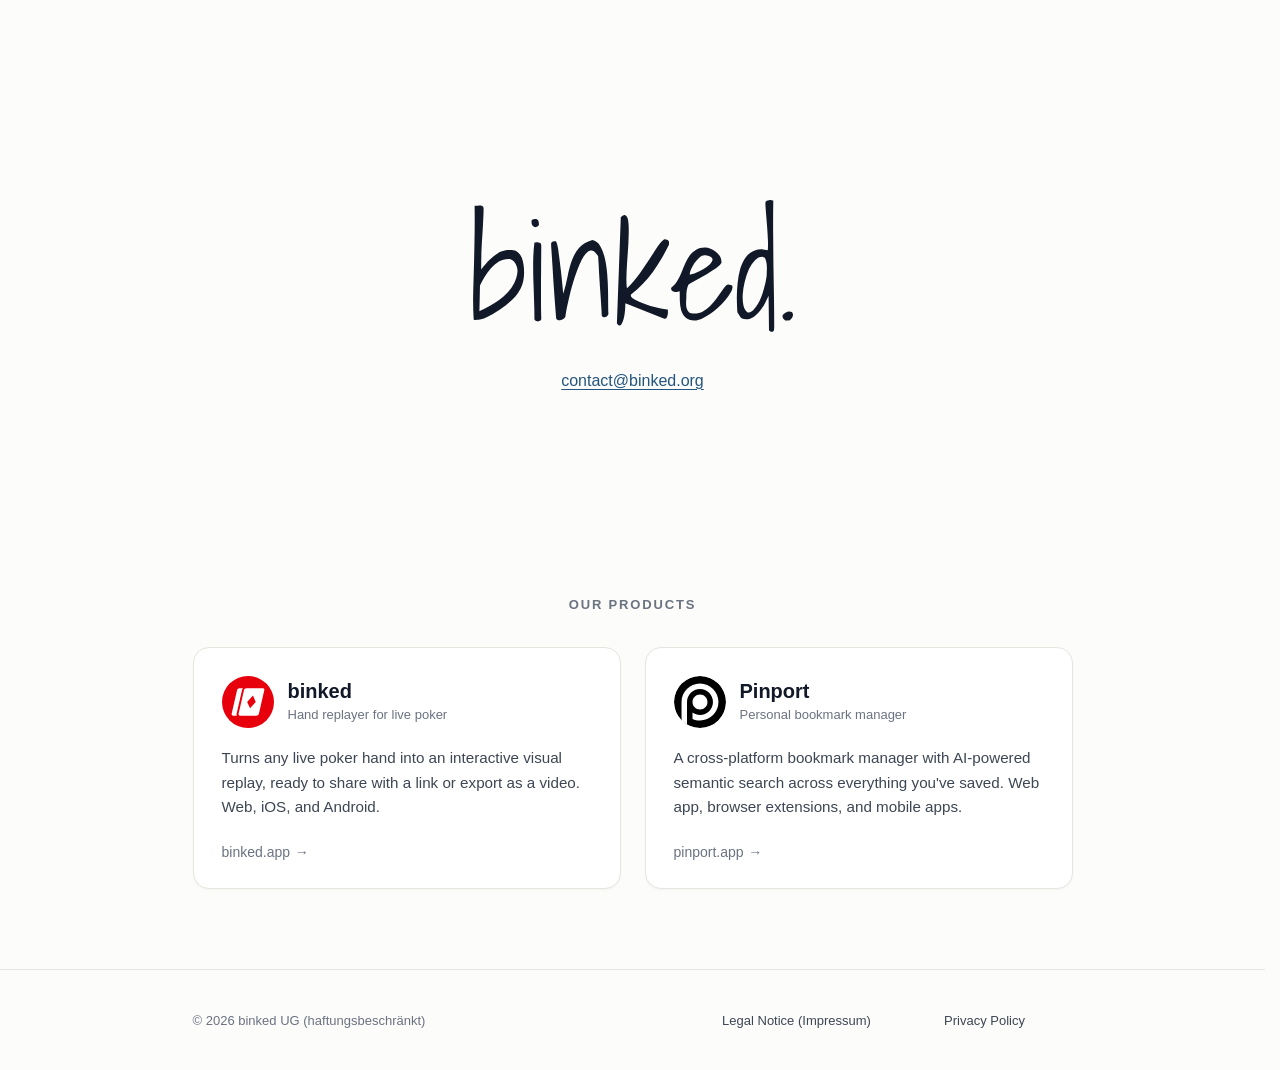
<file: index.html>
<!doctype html>
<html lang="en">
<head>
  <meta charset="utf-8">
  <meta name="viewport" content="width=device-width, initial-scale=1">
  <title>binked</title>
  <meta name="description" content="binked UG (haftungsbeschränkt) is a company based in Idstein, Germany. Makers of binked and Pinport.">
  <link rel="canonical" href="https://binked.org/">
  <link rel="icon" type="image/png" href="favicon.png" sizes="32x32">
  <link rel="icon" type="image/svg+xml" href="favicon.svg">
  <link rel="stylesheet" href="styles.css?v=6">
  <meta name="theme-color" content="#fcfcfa">
  <meta property="og:title" content="binked">
  <meta property="og:description" content="Makers of binked and Pinport.">
  <meta property="og:url" content="https://binked.org/">
  <meta property="og:type" content="website">
</head>
<body>
  <main class="hero">
    <h1><img class="logo" src="logo.svg" alt="binked" width="1193" height="492"></h1>
    <p class="contact"><a href="mailto:contact@binked.org">contact@binked.org</a></p>
  </main>
  <section class="products" aria-labelledby="products-title">
    <h2 class="products-title" id="products-title">Our products</h2>
    <div class="product-grid">
      <a class="product-card" href="https://binked.app" target="_blank" rel="noopener">
        <div class="product-head">
          <img class="product-icon" src="media/binked-app-icon.svg" alt="" width="52" height="52">
          <div>
            <h3 class="product-name">binked</h3>
            <span class="product-kicker">Hand replayer for live poker</span>
          </div>
        </div>
        <p class="product-desc">Turns any live poker hand into an interactive visual replay, ready to share with a link or export as a video. Web, iOS, and Android.</p>
        <span class="product-domain">binked.app<span class="arrow" aria-hidden="true">&rarr;</span></span>
      </a>
      <a class="product-card" href="https://pinport.app" target="_blank" rel="noopener">
        <div class="product-head">
          <img class="product-icon" src="media/pinport-icon.svg" alt="" width="52" height="52">
          <div>
            <h3 class="product-name">Pinport</h3>
            <span class="product-kicker">Personal bookmark manager</span>
          </div>
        </div>
        <p class="product-desc">A cross-platform bookmark manager with AI-powered semantic search across everything you've saved. Web app, browser extensions, and mobile apps.</p>
        <span class="product-domain">pinport.app<span class="arrow" aria-hidden="true">&rarr;</span></span>
      </a>
    </div>
  </section>
  <footer>
    <div class="footer-inner">
      <span class="footer-copyright">© 2026 binked UG (haftungsbeschränkt)</span>
      <nav class="footer-links" aria-label="Legal information">
        <a href="legal-notice.html">Legal Notice (Impressum)</a>
        <a href="privacy.html">Privacy Policy</a>
      </nav>
    </div>
  </footer>
</body>
</html>
</file>
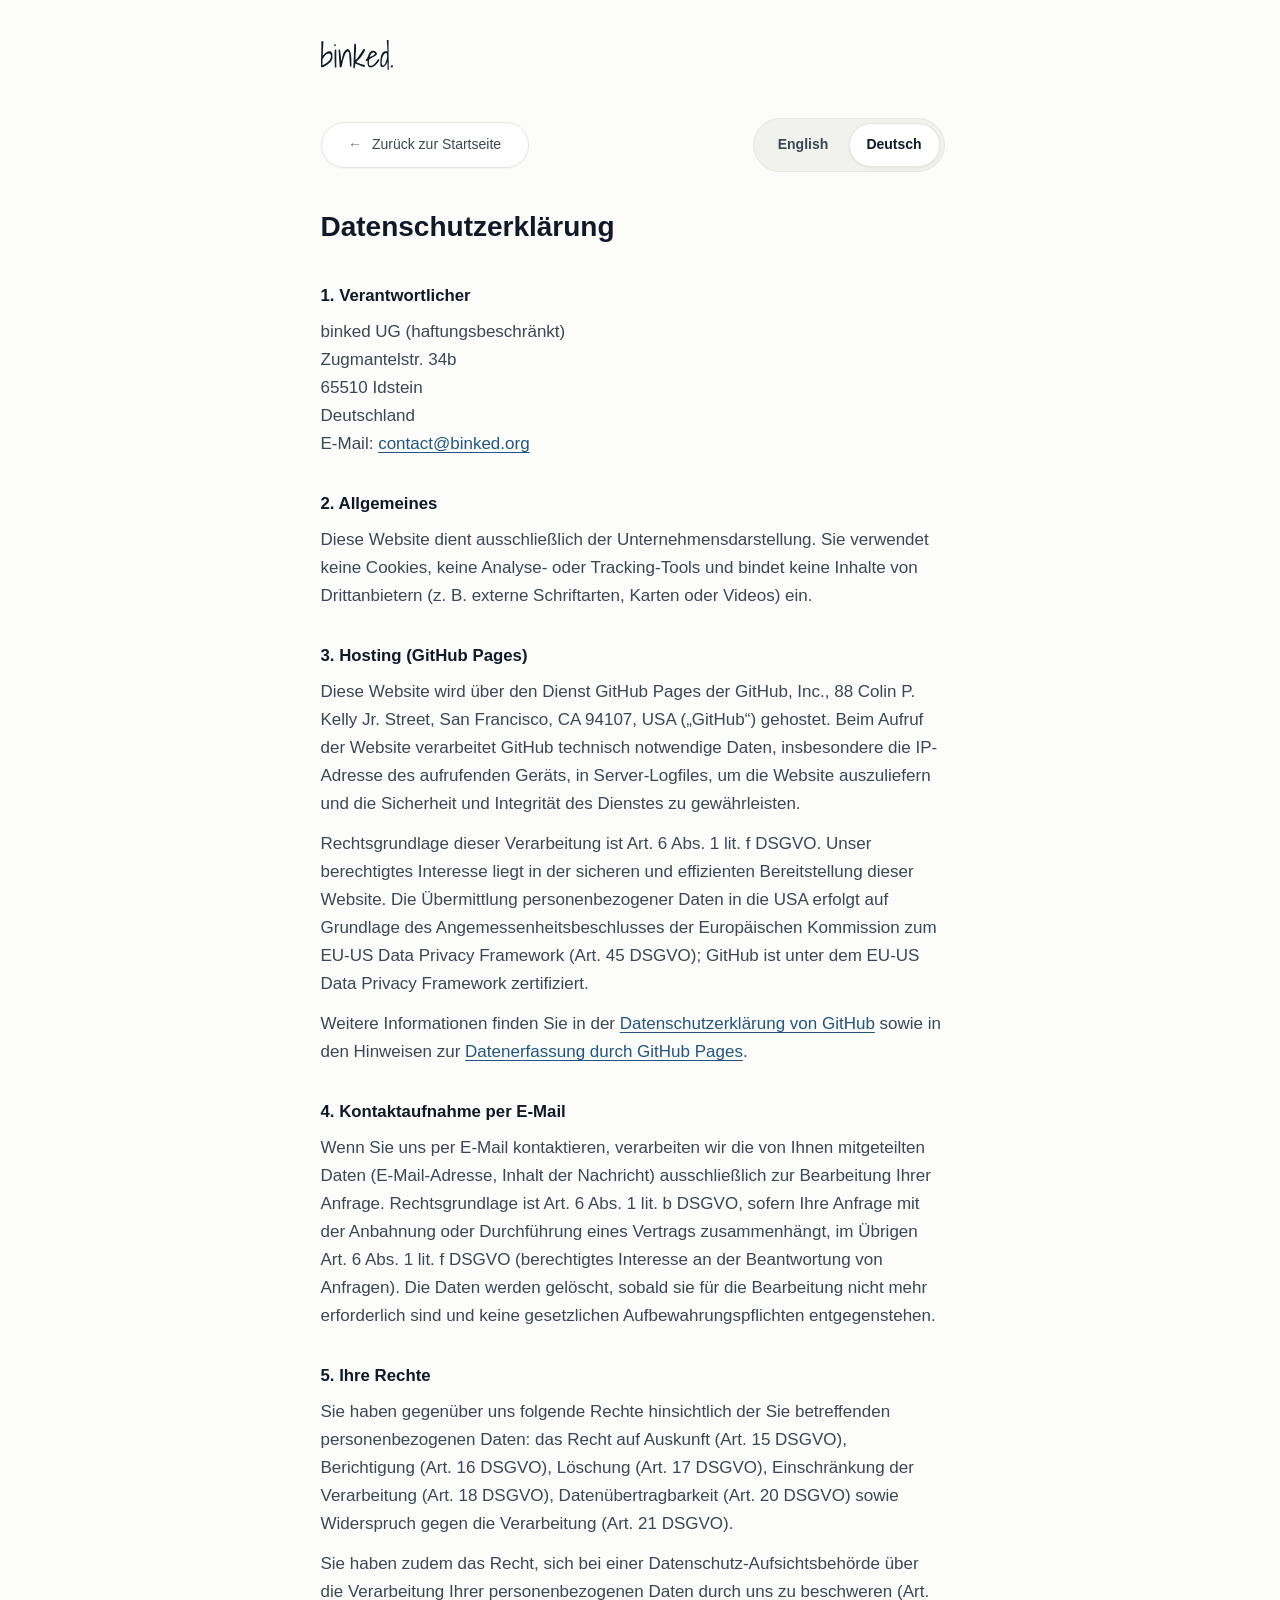
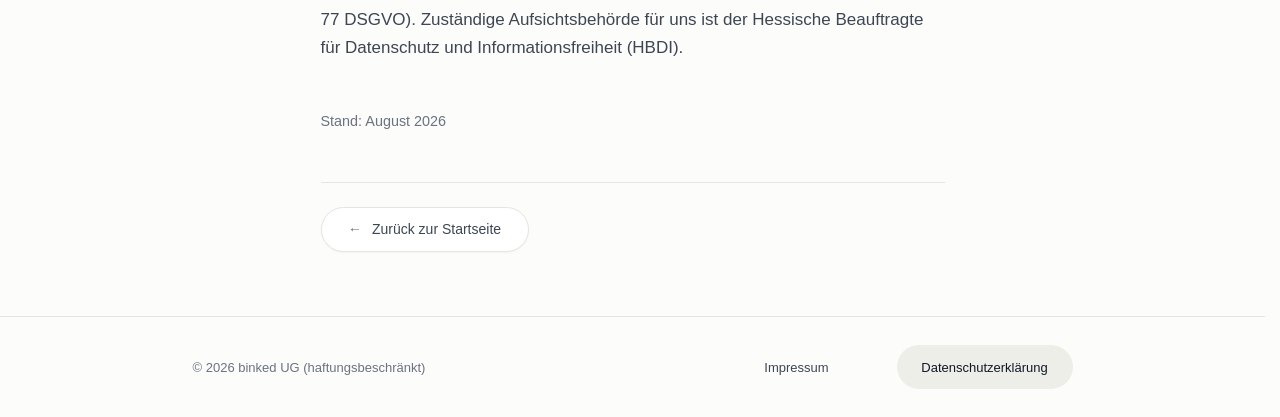
<file: datenschutz.html>
<!doctype html>
<html lang="de">
<head>
  <meta charset="utf-8">
  <meta name="viewport" content="width=device-width, initial-scale=1">
  <title>Datenschutzerklärung — binked</title>
  <meta name="robots" content="noindex">
  <link rel="icon" type="image/png" href="favicon.png" sizes="32x32">
  <link rel="icon" type="image/svg+xml" href="favicon.svg">
  <link rel="stylesheet" href="styles.css?v=6">
  <link rel="alternate" hreflang="de" href="datenschutz.html">
  <link rel="alternate" hreflang="en" href="privacy.html">
  <link rel="stylesheet" href="legal-transitions.css?v=1">
  <meta name="theme-color" content="#fcfcfa">
</head>
<body>
  <main class="page">
    <header>
      <a href="./" aria-label="Zur Startseite"><img src="logo.svg" alt="binked" width="1193" height="492"></a>
    </header>

    <div class="legal-toolbar">
      <a class="back-link" href="./"><span aria-hidden="true">←</span> Zurück zur Startseite</a>
      <nav class="language-switch" aria-label="Sprache">
        <span class="language-switch-indicator" aria-hidden="true"></span>
        <a href="privacy.html" lang="en" hreflang="en">English</a>
        <a href="datenschutz.html" lang="de" hreflang="de" aria-current="page">Deutsch</a>
      </nav>
    </div>

    <h1>Datenschutzerklärung</h1>

    <h2>1. Verantwortlicher</h2>
    <address>
      binked UG (haftungsbeschränkt)<br>
      Zugmantelstr. 34b<br>
      65510 Idstein<br>
      Deutschland<br>
      E-Mail: <a href="mailto:contact@binked.org">contact@binked.org</a>
    </address>

    <h2>2. Allgemeines</h2>
    <p>
      Diese Website dient ausschließlich der Unternehmensdarstellung. Sie verwendet
      keine Cookies, keine Analyse- oder Tracking-Tools und bindet keine Inhalte von
      Drittanbietern (z.&nbsp;B. externe Schriftarten, Karten oder Videos) ein.
    </p>

    <h2>3. Hosting (GitHub Pages)</h2>
    <p>
      Diese Website wird über den Dienst GitHub Pages der GitHub, Inc.,
      88 Colin P. Kelly Jr. Street, San Francisco, CA 94107, USA („GitHub&#8220;) gehostet.
      Beim Aufruf der Website verarbeitet GitHub technisch notwendige Daten,
      insbesondere die IP-Adresse des aufrufenden Geräts, in Server-Logfiles, um die
      Website auszuliefern und die Sicherheit und Integrität des Dienstes zu
      gewährleisten.
    </p>
    <p>
      Rechtsgrundlage dieser Verarbeitung ist Art. 6 Abs. 1 lit. f DSGVO. Unser
      berechtigtes Interesse liegt in der sicheren und effizienten Bereitstellung
      dieser Website. Die Übermittlung personenbezogener Daten in die USA erfolgt auf
      Grundlage des Angemessenheitsbeschlusses der Europäischen Kommission zum EU-US
      Data Privacy Framework (Art. 45 DSGVO); GitHub ist unter dem EU-US Data Privacy
      Framework zertifiziert.
    </p>
    <p>
      Weitere Informationen finden Sie in der
      <a href="https://docs.github.com/de/site-policy/privacy-policies/github-general-privacy-statement" rel="noopener">Datenschutzerklärung von GitHub</a>
      sowie in den Hinweisen zur
      <a href="https://docs.github.com/de/pages/getting-started-with-github-pages/what-is-github-pages#data-collection" rel="noopener">Datenerfassung durch GitHub Pages</a>.
    </p>

    <h2>4. Kontaktaufnahme per E-Mail</h2>
    <p>
      Wenn Sie uns per E-Mail kontaktieren, verarbeiten wir die von Ihnen mitgeteilten
      Daten (E-Mail-Adresse, Inhalt der Nachricht) ausschließlich zur Bearbeitung
      Ihrer Anfrage. Rechtsgrundlage ist Art. 6 Abs. 1 lit. b DSGVO, sofern Ihre
      Anfrage mit der Anbahnung oder Durchführung eines Vertrags zusammenhängt, im
      Übrigen Art. 6 Abs. 1 lit. f DSGVO (berechtigtes Interesse an der Beantwortung
      von Anfragen). Die Daten werden gelöscht, sobald sie für die Bearbeitung nicht
      mehr erforderlich sind und keine gesetzlichen Aufbewahrungspflichten
      entgegenstehen.
    </p>

    <h2>5. Ihre Rechte</h2>
    <p>
      Sie haben gegenüber uns folgende Rechte hinsichtlich der Sie betreffenden
      personenbezogenen Daten: das Recht auf Auskunft (Art. 15 DSGVO), Berichtigung
      (Art. 16 DSGVO), Löschung (Art. 17 DSGVO), Einschränkung der Verarbeitung
      (Art. 18 DSGVO), Datenübertragbarkeit (Art. 20 DSGVO) sowie Widerspruch gegen
      die Verarbeitung (Art. 21 DSGVO).
    </p>
    <p>
      Sie haben zudem das Recht, sich bei einer Datenschutz-Aufsichtsbehörde über die
      Verarbeitung Ihrer personenbezogenen Daten durch uns zu beschweren
      (Art. 77 DSGVO). Zuständige Aufsichtsbehörde für uns ist der Hessische
      Beauftragte für Datenschutz und Informationsfreiheit (HBDI).
    </p>

    <p class="updated">Stand: August 2026</p>
    <div class="legal-bottom-nav">
      <a class="back-link" href="./"><span aria-hidden="true">←</span> Zurück zur Startseite</a>
    </div>
  </main>
  <footer>
    <div class="footer-inner">
      <span class="footer-copyright">© 2026 binked UG (haftungsbeschränkt)</span>
      <nav class="footer-links" aria-label="Rechtliche Informationen">
        <a href="impressum.html">Impressum</a>
        <a href="datenschutz.html" aria-current="page">Datenschutzerklärung</a>
      </nav>
    </div>
  </footer>
</body>
</html>
</file>
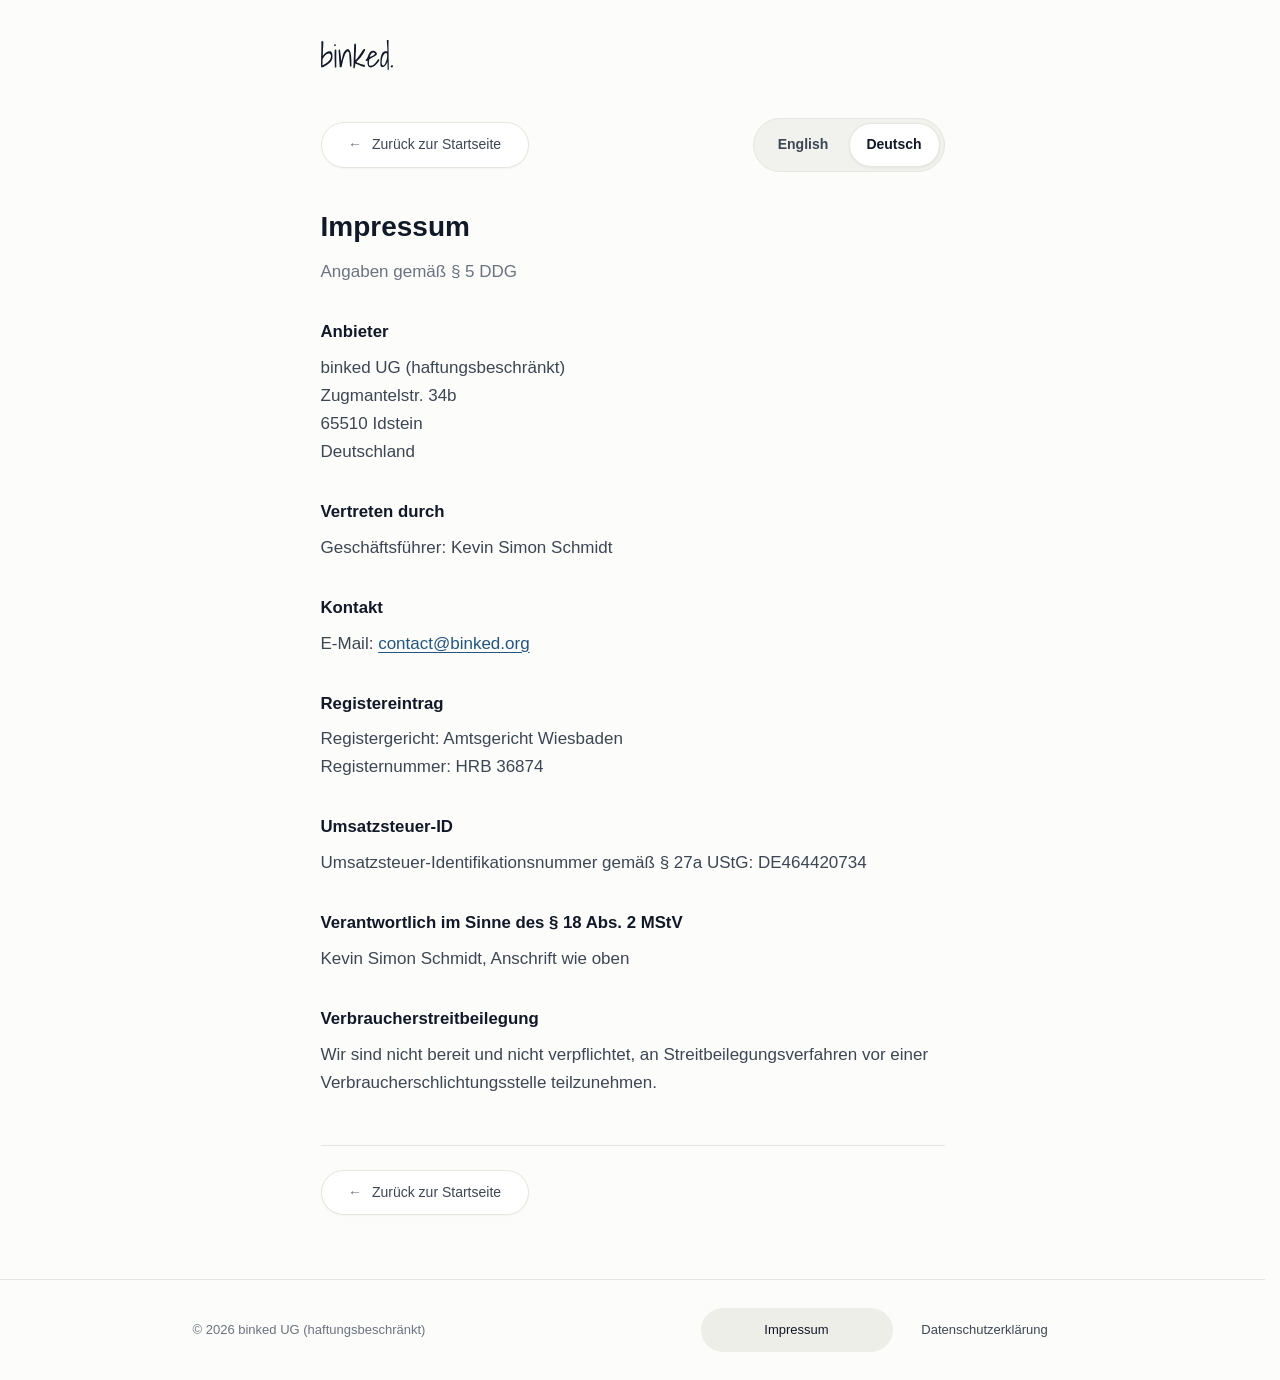
<file: impressum.html>
<!doctype html>
<html lang="de">
<head>
  <meta charset="utf-8">
  <meta name="viewport" content="width=device-width, initial-scale=1">
  <title>Impressum — binked</title>
  <meta name="robots" content="noindex">
  <link rel="icon" type="image/png" href="favicon.png" sizes="32x32">
  <link rel="icon" type="image/svg+xml" href="favicon.svg">
  <link rel="stylesheet" href="styles.css?v=6">
  <link rel="alternate" hreflang="de" href="impressum.html">
  <link rel="alternate" hreflang="en" href="legal-notice.html">
  <link rel="stylesheet" href="legal-transitions.css?v=1">
  <meta name="theme-color" content="#fcfcfa">
</head>
<body>
  <main class="page">
    <header>
      <a href="./" aria-label="Zur Startseite"><img src="logo.svg" alt="binked" width="1193" height="492"></a>
    </header>

    <div class="legal-toolbar">
      <a class="back-link" href="./"><span aria-hidden="true">←</span> Zurück zur Startseite</a>
      <nav class="language-switch" aria-label="Sprache">
        <span class="language-switch-indicator" aria-hidden="true"></span>
        <a href="legal-notice.html" lang="en" hreflang="en">English</a>
        <a href="impressum.html" lang="de" hreflang="de" aria-current="page">Deutsch</a>
      </nav>
    </div>

    <h1>Impressum</h1>
    <p class="lead">Angaben gemäß § 5 DDG</p>

    <h2>Anbieter</h2>
    <address>
      binked UG (haftungsbeschränkt)<br>
      Zugmantelstr. 34b<br>
      65510 Idstein<br>
      Deutschland
    </address>

    <h2>Vertreten durch</h2>
    <p>Geschäftsführer: Kevin Simon Schmidt</p>

    <h2>Kontakt</h2>
    <p>E-Mail: <a href="mailto:contact@binked.org">contact@binked.org</a></p>

    <h2>Registereintrag</h2>
    <p>
      Registergericht: Amtsgericht Wiesbaden<br>
      Registernummer: HRB 36874
    </p>

    <h2>Umsatzsteuer-ID</h2>
    <p>Umsatzsteuer-Identifikationsnummer gemäß § 27a UStG: DE464420734</p>

    <h2>Verantwortlich im Sinne des § 18 Abs. 2 MStV</h2>
    <p>Kevin Simon Schmidt, Anschrift wie oben</p>

    <h2>Verbraucherstreitbeilegung</h2>
    <p>
      Wir sind nicht bereit und nicht verpflichtet, an Streitbeilegungsverfahren
      vor einer Verbraucherschlichtungsstelle teilzunehmen.
    </p>
    <div class="legal-bottom-nav">
      <a class="back-link" href="./"><span aria-hidden="true">←</span> Zurück zur Startseite</a>
    </div>
  </main>
  <footer>
    <div class="footer-inner">
      <span class="footer-copyright">© 2026 binked UG (haftungsbeschränkt)</span>
      <nav class="footer-links" aria-label="Rechtliche Informationen">
        <a href="impressum.html" aria-current="page">Impressum</a>
        <a href="datenschutz.html">Datenschutzerklärung</a>
      </nav>
    </div>
  </footer>
</body>
</html>
</file>
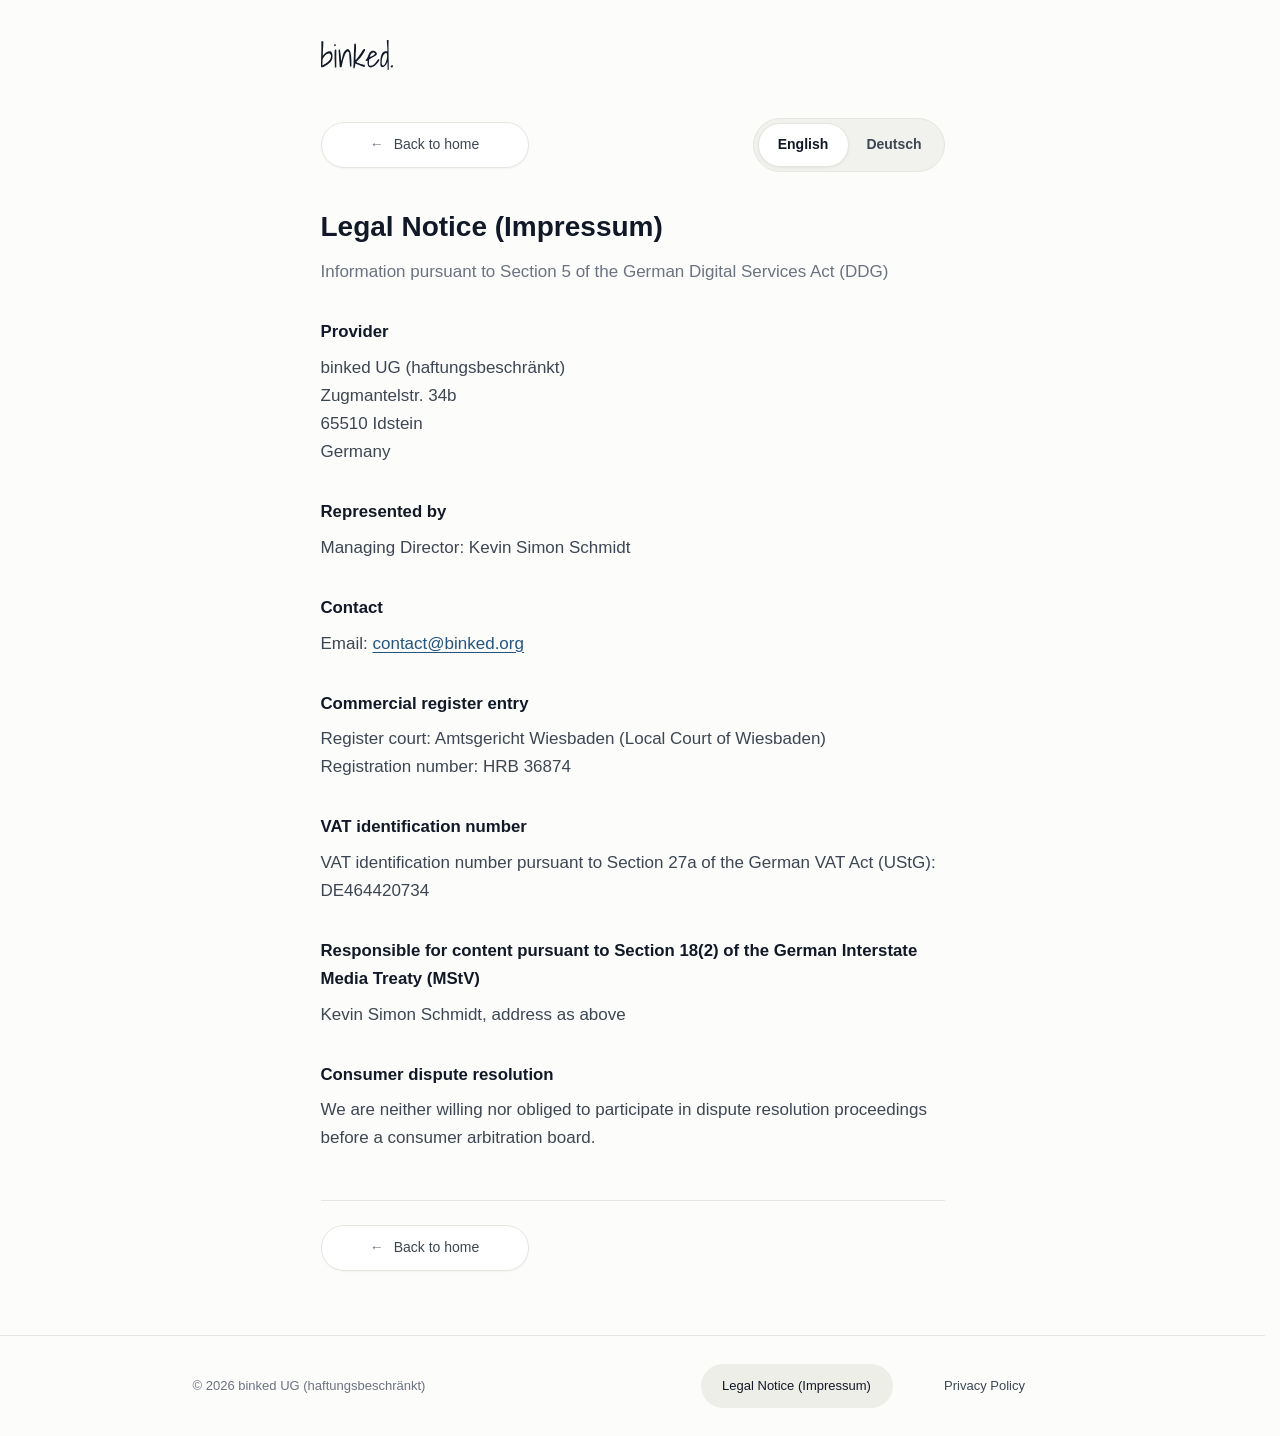
<file: legal-notice.html>
<!doctype html>
<html lang="en">
<head>
  <meta charset="utf-8">
  <meta name="viewport" content="width=device-width, initial-scale=1">
  <title>Legal Notice (Impressum) — binked</title>
  <meta name="robots" content="noindex">
  <link rel="icon" type="image/png" href="favicon.png" sizes="32x32">
  <link rel="icon" type="image/svg+xml" href="favicon.svg">
  <link rel="stylesheet" href="styles.css?v=6">
  <link rel="alternate" hreflang="de" href="impressum.html">
  <link rel="alternate" hreflang="en" href="legal-notice.html">
  <link rel="stylesheet" href="legal-transitions.css?v=1">
  <meta name="theme-color" content="#fcfcfa">
</head>
<body>
  <main class="page">
    <header>
      <a href="./" aria-label="Home"><img src="logo.svg" alt="binked" width="1193" height="492"></a>
    </header>

    <div class="legal-toolbar">
      <a class="back-link" href="./"><span aria-hidden="true">←</span> Back to home</a>
      <nav class="language-switch" aria-label="Language">
        <span class="language-switch-indicator" aria-hidden="true"></span>
        <a href="legal-notice.html" lang="en" hreflang="en" aria-current="page">English</a>
        <a href="impressum.html" lang="de" hreflang="de">Deutsch</a>
      </nav>
    </div>

    <h1>Legal Notice (Impressum)</h1>
    <p class="lead">Information pursuant to Section 5 of the German Digital Services Act (DDG)</p>

    <h2>Provider</h2>
    <address>
      binked UG (haftungsbeschränkt)<br>
      Zugmantelstr. 34b<br>
      65510 Idstein<br>
      Germany
    </address>

    <h2>Represented by</h2>
    <p>Managing Director: Kevin Simon Schmidt</p>

    <h2>Contact</h2>
    <p>Email: <a href="mailto:contact@binked.org">contact@binked.org</a></p>

    <h2>Commercial register entry</h2>
    <p>
      Register court: Amtsgericht Wiesbaden (Local Court of Wiesbaden)<br>
      Registration number: HRB 36874
    </p>

    <h2>VAT identification number</h2>
    <p>VAT identification number pursuant to Section 27a of the German VAT Act (UStG): DE464420734</p>

    <h2>Responsible for content pursuant to Section 18(2) of the German Interstate Media Treaty (MStV)</h2>
    <p>Kevin Simon Schmidt, address as above</p>

    <h2>Consumer dispute resolution</h2>
    <p>
      We are neither willing nor obliged to participate in dispute resolution
      proceedings before a consumer arbitration board.
    </p>

    <div class="legal-bottom-nav">
      <a class="back-link" href="./"><span aria-hidden="true">←</span> Back to home</a>
    </div>
  </main>
  <footer>
    <div class="footer-inner">
      <span class="footer-copyright">© 2026 binked UG (haftungsbeschränkt)</span>
      <nav class="footer-links" aria-label="Legal information">
        <a href="legal-notice.html" aria-current="page">Legal Notice (Impressum)</a>
        <a href="privacy.html">Privacy Policy</a>
      </nav>
    </div>
  </footer>
</body>
</html>
</file>
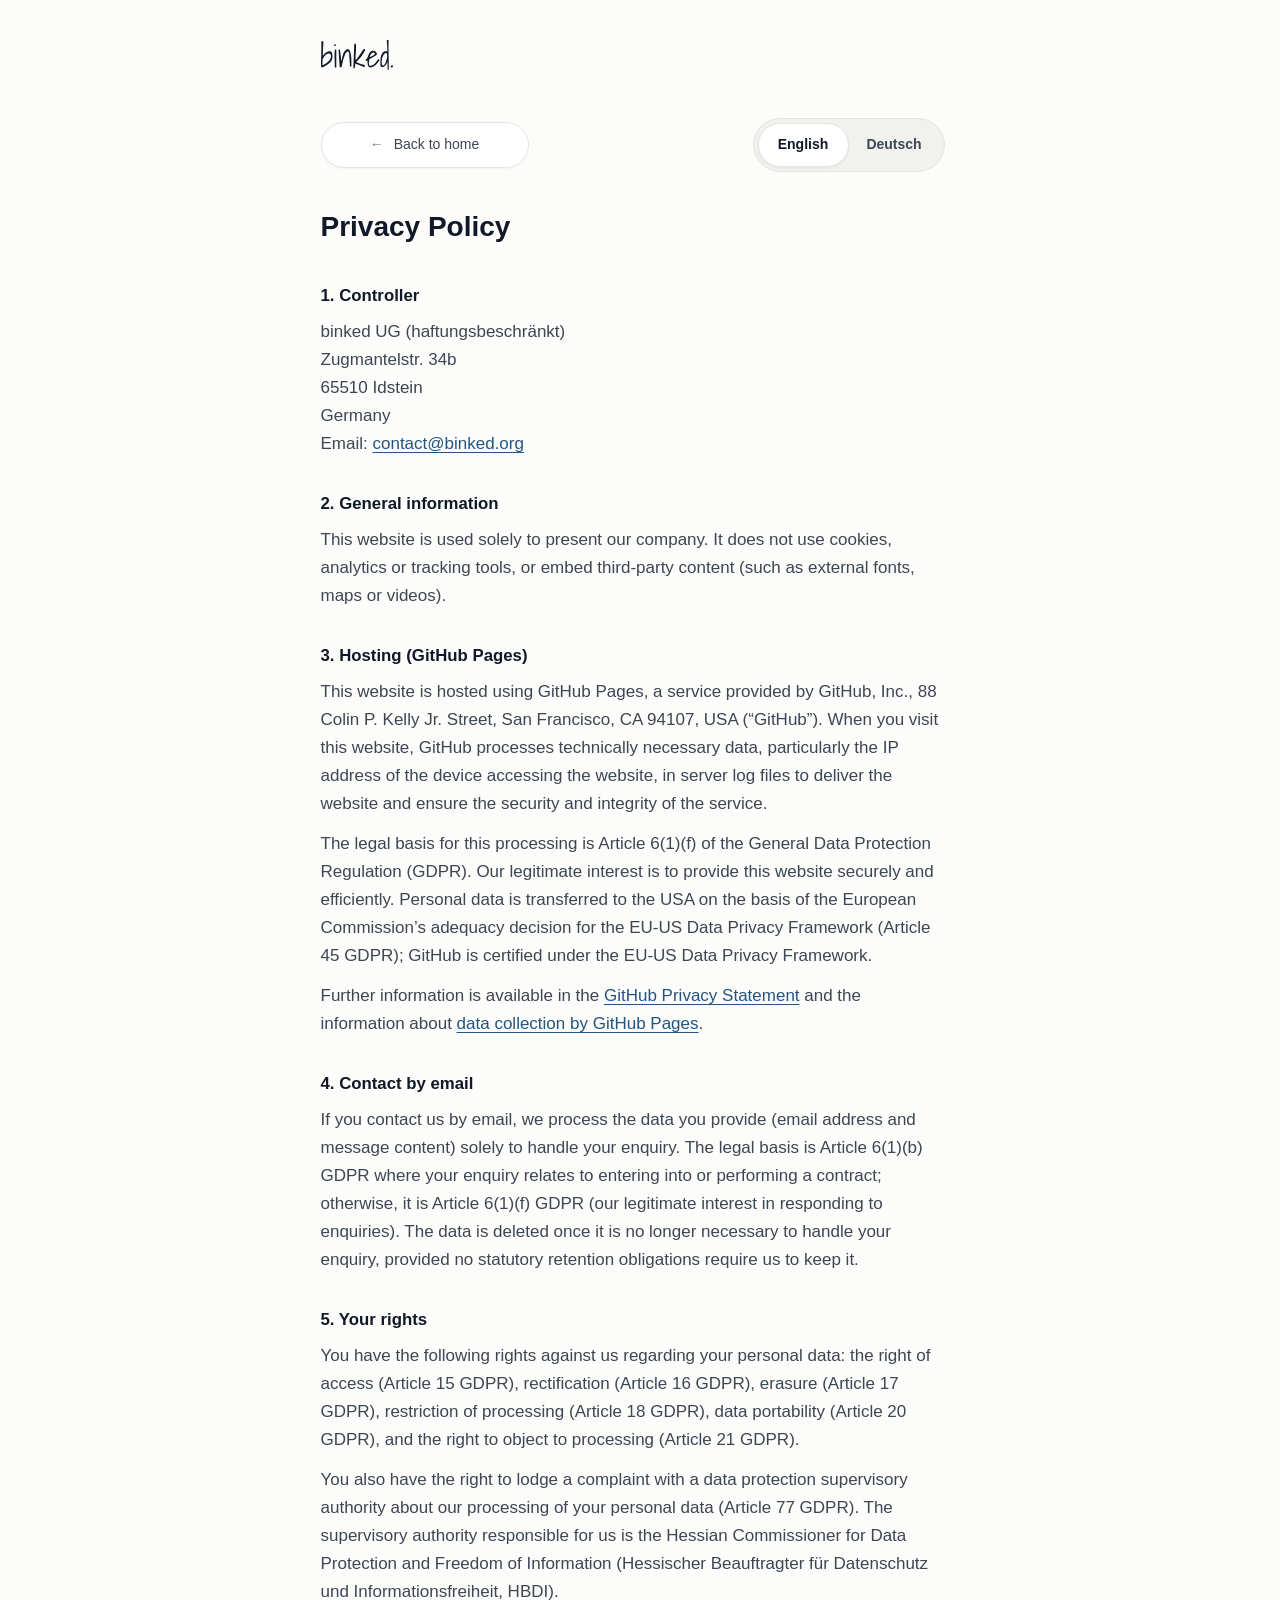
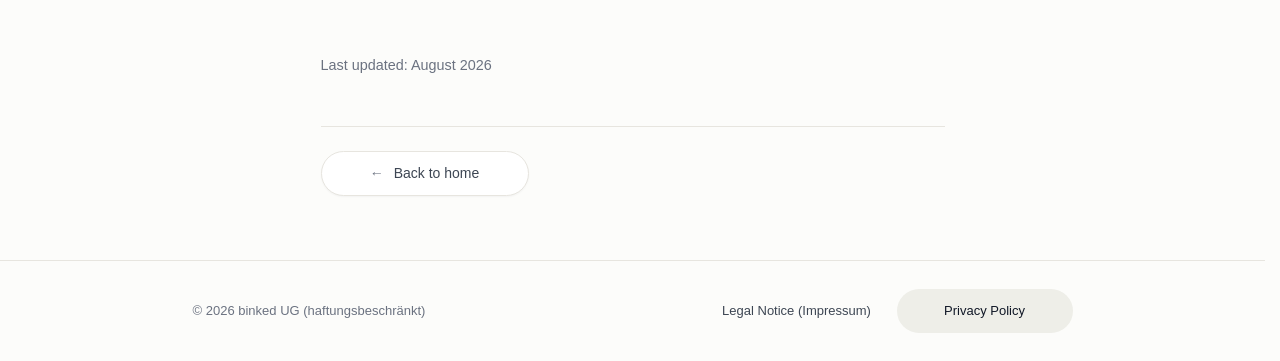
<file: privacy.html>
<!doctype html>
<html lang="en">
<head>
  <meta charset="utf-8">
  <meta name="viewport" content="width=device-width, initial-scale=1">
  <title>Privacy Policy — binked</title>
  <meta name="robots" content="noindex">
  <link rel="icon" type="image/png" href="favicon.png" sizes="32x32">
  <link rel="icon" type="image/svg+xml" href="favicon.svg">
  <link rel="stylesheet" href="styles.css?v=6">
  <link rel="alternate" hreflang="de" href="datenschutz.html">
  <link rel="alternate" hreflang="en" href="privacy.html">
  <link rel="stylesheet" href="legal-transitions.css?v=1">
  <meta name="theme-color" content="#fcfcfa">
</head>
<body>
  <main class="page">
    <header>
      <a href="./" aria-label="Home"><img src="logo.svg" alt="binked" width="1193" height="492"></a>
    </header>

    <div class="legal-toolbar">
      <a class="back-link" href="./"><span aria-hidden="true">←</span> Back to home</a>
      <nav class="language-switch" aria-label="Language">
        <span class="language-switch-indicator" aria-hidden="true"></span>
        <a href="privacy.html" lang="en" hreflang="en" aria-current="page">English</a>
        <a href="datenschutz.html" lang="de" hreflang="de">Deutsch</a>
      </nav>
    </div>

    <h1>Privacy Policy</h1>

    <h2>1. Controller</h2>
    <address>
      binked UG (haftungsbeschränkt)<br>
      Zugmantelstr. 34b<br>
      65510 Idstein<br>
      Germany<br>
      Email: <a href="mailto:contact@binked.org">contact@binked.org</a>
    </address>

    <h2>2. General information</h2>
    <p>
      This website is used solely to present our company. It does not use cookies,
      analytics or tracking tools, or embed third-party content (such as external
      fonts, maps or videos).
    </p>

    <h2>3. Hosting (GitHub Pages)</h2>
    <p>
      This website is hosted using GitHub Pages, a service provided by GitHub, Inc.,
      88 Colin P. Kelly Jr. Street, San Francisco, CA 94107, USA (“GitHub”).
      When you visit this website, GitHub processes technically necessary data,
      particularly the IP address of the device accessing the website, in server
      log files to deliver the website and ensure the security and integrity of
      the service.
    </p>
    <p>
      The legal basis for this processing is Article 6(1)(f) of the General Data
      Protection Regulation (GDPR). Our legitimate interest is to provide this
      website securely and efficiently. Personal data is transferred to the USA
      on the basis of the European Commission’s adequacy decision for the EU-US
      Data Privacy Framework (Article 45 GDPR); GitHub is certified under the
      EU-US Data Privacy Framework.
    </p>
    <p>
      Further information is available in the
      <a href="https://docs.github.com/en/site-policy/privacy-policies/github-general-privacy-statement" rel="noopener">GitHub Privacy Statement</a>
      and the information about
      <a href="https://docs.github.com/en/pages/getting-started-with-github-pages/what-is-github-pages#data-collection" rel="noopener">data collection by GitHub Pages</a>.
    </p>

    <h2>4. Contact by email</h2>
    <p>
      If you contact us by email, we process the data you provide (email address
      and message content) solely to handle your enquiry. The legal basis is
      Article 6(1)(b) GDPR where your enquiry relates to entering into or performing
      a contract; otherwise, it is Article 6(1)(f) GDPR (our legitimate interest
      in responding to enquiries). The data is deleted once it is no longer
      necessary to handle your enquiry, provided no statutory retention
      obligations require us to keep it.
    </p>

    <h2>5. Your rights</h2>
    <p>
      You have the following rights against us regarding your personal data:
      the right of access (Article 15 GDPR), rectification (Article 16 GDPR),
      erasure (Article 17 GDPR), restriction of processing (Article 18 GDPR),
      data portability (Article 20 GDPR), and the right to object to processing
      (Article 21 GDPR).
    </p>
    <p>
      You also have the right to lodge a complaint with a data protection
      supervisory authority about our processing of your personal data
      (Article 77 GDPR). The supervisory authority responsible for us is the
      Hessian Commissioner for Data Protection and Freedom of Information
      (Hessischer Beauftragter für Datenschutz und Informationsfreiheit, HBDI).
    </p>

    <p class="updated">Last updated: August 2026</p>

    <div class="legal-bottom-nav">
      <a class="back-link" href="./"><span aria-hidden="true">←</span> Back to home</a>
    </div>
  </main>
  <footer>
    <div class="footer-inner">
      <span class="footer-copyright">© 2026 binked UG (haftungsbeschränkt)</span>
      <nav class="footer-links" aria-label="Legal information">
        <a href="legal-notice.html">Legal Notice (Impressum)</a>
        <a href="privacy.html" aria-current="page">Privacy Policy</a>
      </nav>
    </div>
  </footer>
</body>
</html>
</file>
<file: styles.css>
:root {
  --bg: #fcfcfa;
  --ink: #111827;
  --body: #3d4653;
  --muted: #6b7280;
  --rule: #e7e5df;
  --link: #24557f;
  color-scheme: light;
}

* {
  margin: 0;
  padding: 0;
  box-sizing: border-box;
}

html {
  -webkit-text-size-adjust: 100%;
  scrollbar-gutter: stable;
}

body {
  min-height: 100svh;
  display: flex;
  flex-direction: column;
  background: var(--bg);
  color: var(--body);
  font-family: ui-sans-serif, -apple-system, "Segoe UI", Roboto, "Helvetica Neue", Arial, sans-serif;
  font-size: 1.0625rem;
  line-height: 1.65;
}

a {
  color: var(--link);
  text-decoration: underline;
  text-decoration-thickness: 1px;
  text-underline-offset: 3px;
}

a:hover {
  color: var(--ink);
}

/* ---- Home ---- */

.hero {
  flex: 1;
  min-height: min(66svh, 38rem);
  display: flex;
  flex-direction: column;
  align-items: center;
  justify-content: center;
  gap: 2.25rem;
  padding: 3rem 1.5rem;
  text-align: center;
}

.hero .logo {
  display: block;
  width: min(320px, 72vw);
  height: auto;
}

.hero .contact {
  font-size: 1rem;
  color: var(--muted);
}

/* ---- Products ---- */

.products {
  width: 100%;
  max-width: 58rem;
  margin: 0 auto;
  padding: 0 1.5rem 5rem;
}

.products-title {
  font-size: 0.8125rem;
  font-weight: 600;
  letter-spacing: 0.14em;
  text-transform: uppercase;
  color: var(--muted);
  text-align: center;
  margin-bottom: 2rem;
}

.product-grid {
  display: grid;
  grid-template-columns: repeat(auto-fit, minmax(19rem, 1fr));
  gap: 1.5rem;
}

.product-card {
  display: flex;
  flex-direction: column;
  background: #fff;
  border: 1px solid var(--rule);
  border-radius: 16px;
  padding: 1.75rem 1.75rem 1.5rem;
  text-decoration: none;
  color: inherit;
  box-shadow: 0 1px 2px rgb(17 24 39 / 0.04);
  transition: box-shadow 0.2s ease, transform 0.2s ease, border-color 0.2s ease;
}

.product-card:hover {
  transform: translateY(-3px);
  border-color: #d6d3cb;
  box-shadow: 0 12px 28px rgb(17 24 39 / 0.09);
  color: inherit;
}

.product-card:focus-visible {
  outline: 2px solid var(--link);
  outline-offset: 3px;
}

.product-head {
  display: flex;
  align-items: center;
  gap: 0.875rem;
  margin-bottom: 1.125rem;
}

.product-head > div {
  min-width: 0;
}

.product-icon {
  width: 52px;
  height: 52px;
  flex: none;
}

.product-name {
  font-size: 1.25rem;
  font-weight: 600;
  line-height: 1.25;
  color: var(--ink);
}

.product-kicker {
  display: block;
  font-size: 0.8125rem;
  font-weight: 500;
  color: var(--muted);
}

.product-desc {
  font-size: 0.95rem;
  line-height: 1.6;
  /* Pushes the link to the bottom so it lines up across cards. */
  margin-bottom: auto;
  padding-bottom: 1.375rem;
}

.product-domain {
  font-size: 0.875rem;
  color: var(--muted);
}

.product-domain .arrow {
  display: inline-block;
  margin-left: 0.3rem;
  transition: transform 0.2s ease;
}

.product-card:hover .product-domain {
  color: var(--link);
}

.product-card:hover .product-domain .arrow {
  transform: translateX(3px);
}

/* ---- Legal pages ---- */

.page {
  flex: 1;
  width: 100%;
  max-width: 42rem;
  margin: 0 auto;
  padding: 2.5rem 1.5rem 4rem;
}

.page header {
  margin-bottom: 3rem;
}

.page header img {
  height: 30px;
  width: auto;
  display: block;
}

.page h1 {
  font-size: 1.75rem;
  overflow-wrap: anywhere;
  font-weight: 600;
  color: var(--ink);
  margin-bottom: 0.5rem;
}

.page h2 {
  font-size: 1.05rem;
  font-weight: 600;
  color: var(--ink);
  margin: 2rem 0 0.5rem;
}

.page p,
.page address {
  margin-bottom: 0.75rem;
  font-style: normal;
}

.page .lead {
  color: var(--muted);
  margin-bottom: 1rem;
}

.page .updated {
  margin-top: 3rem;
  font-size: 0.9rem;
  color: var(--muted);
}

.legal-toolbar {
  display: grid;
  grid-template-columns: 13rem 12rem;
  align-items: center;
  justify-content: space-between;
  gap: 1rem;
  margin-bottom: 2rem;
  font-size: 0.875rem;
}

.back-link {
  display: inline-flex;
  align-items: center;
  justify-content: center;
  gap: 0.625rem;
  min-height: 44px;
  width: 13rem;
  max-width: 100%;
  padding: 0.625rem 1.125rem;
  border: 1px solid var(--rule);
  border-radius: 999px;
  background: #fff;
  color: var(--body);
  box-shadow: 0 1px 2px rgb(17 24 39 / 0.04);
  text-decoration: none;
  font-size: 0.875rem;
  font-weight: 500;
  transition: background-color 0.2s ease, border-color 0.2s ease, box-shadow 0.2s ease, color 0.2s ease;
}

.back-link span {
  display: inline-block;
  color: var(--muted);
  transition: transform 0.2s ease;
}

.back-link:hover {
  background: #f8f8f5;
  border-color: #d6d3cb;
  box-shadow: 0 3px 8px rgb(17 24 39 / 0.06);
}

.back-link:hover span {
  transform: translateX(-3px);
}

.back-link:active {
  box-shadow: none;
}

.language-switch {
  position: relative;
  isolation: isolate;
  display: grid;
  grid-template-columns: repeat(2, minmax(0, 1fr));
  width: 12rem;
  padding: 0.25rem;
  border: 1px solid var(--rule);
  border-radius: 999px;
  background: #f1f1ed;
}

.language-switch-indicator {
  position: absolute;
  z-index: -1;
  inset: 0.25rem auto 0.25rem 0.25rem;
  width: calc((100% - 0.5rem) / 2);
  border: 1px solid var(--rule);
  border-radius: 999px;
  background: #fff;
  box-shadow: 0 1px 3px rgb(17 24 39 / 0.06);
}

html[lang="de"] .language-switch-indicator {
  transform: translateX(100%);
}

.language-switch a {
  display: inline-flex;
  align-items: center;
  justify-content: center;
  min-height: 44px;
  padding: 0.5rem 0.75rem;
  border: 1px solid transparent;
  border-radius: 999px;
  color: var(--body);
  font-weight: 600;
  text-decoration: none;
  transition: background-color 0.2s ease, color 0.2s ease;
}

.language-switch a:not([aria-current="page"]):hover {
  background: rgb(255 255 255 / 0.6);
  color: var(--ink);
}

.language-switch a[aria-current="page"] {
  color: var(--ink);
}

.back-link:focus-visible,
.language-switch a:focus-visible,
.footer-links a:focus-visible {
  outline: 2px solid var(--link);
  outline-offset: 3px;
}

.legal-bottom-nav {
  margin-top: 3rem;
  padding-top: 1.5rem;
  border-top: 1px solid var(--rule);
}

/* ---- Footer ---- */

footer {
  padding: 1.75rem 1.5rem;
  border-top: 1px solid var(--rule);
  font-size: 0.8125rem;
  color: var(--muted);
}

.footer-inner {
  display: flex;
  flex-wrap: wrap;
  align-items: center;
  justify-content: space-between;
  gap: 1rem 2rem;
  max-width: 55rem;
  margin: 0 auto;
}

.footer-links {
  display: grid;
  grid-template-columns: 12rem 11rem;
  align-items: center;
  gap: 0.25rem;
}

.footer-links a {
  display: inline-flex;
  align-items: center;
  justify-content: center;
  min-height: 44px;
  padding: 0.5rem 0.875rem;
  border-radius: 999px;
  color: var(--body);
  font-weight: 500;
  text-decoration: none;
  transition: background-color 0.2s ease, color 0.2s ease;
}

.footer-links a:hover,
.footer-links a[aria-current="page"] {
  background: #eeeee8;
  color: var(--ink);
}

@media (max-width: 44rem) {
  .footer-inner {
    flex-direction: column;
    gap: 0.625rem;
    text-align: center;
  }

  .footer-links {
    justify-content: center;
  }
}

/* Switch both languages to the same stacked layout at the same width. */
@media (max-width: 32rem) {
  .legal-toolbar {
    grid-template-columns: 1fr;
  }
}

@media (max-width: 27rem) {
  .footer-links {
    grid-template-columns: 1fr;
  }
}

@media (prefers-reduced-motion: reduce) {
  .back-link,
  .back-link span,
  .language-switch a,
  .footer-links a {
    transition: none;
  }

  .back-link:hover span {
    transform: none;
  }
}
</file>
<file: legal-transitions.css>
/* Only legal pages opt in; ordinary links still work without API support. */
@media (prefers-reduced-motion: no-preference) {
  @view-transition {
    navigation: auto;
  }

  .language-switch-indicator {
    view-transition-name: language-indicator;
  }

  .language-switch a[lang="en"] {
    view-transition-name: language-english;
  }

  .language-switch a[lang="de"] {
    view-transition-name: language-german;
  }

  ::view-transition-group(*) {
    animation-duration: 240ms;
    animation-timing-function: cubic-bezier(0.22, 1, 0.36, 1);
  }

  /* Keep the sliding pill underneath the separately captured labels. */
  ::view-transition-group(language-indicator) {
    z-index: 1;
  }

  ::view-transition-group(language-english),
  ::view-transition-group(language-german) {
    z-index: 2;
  }
}
</file>
